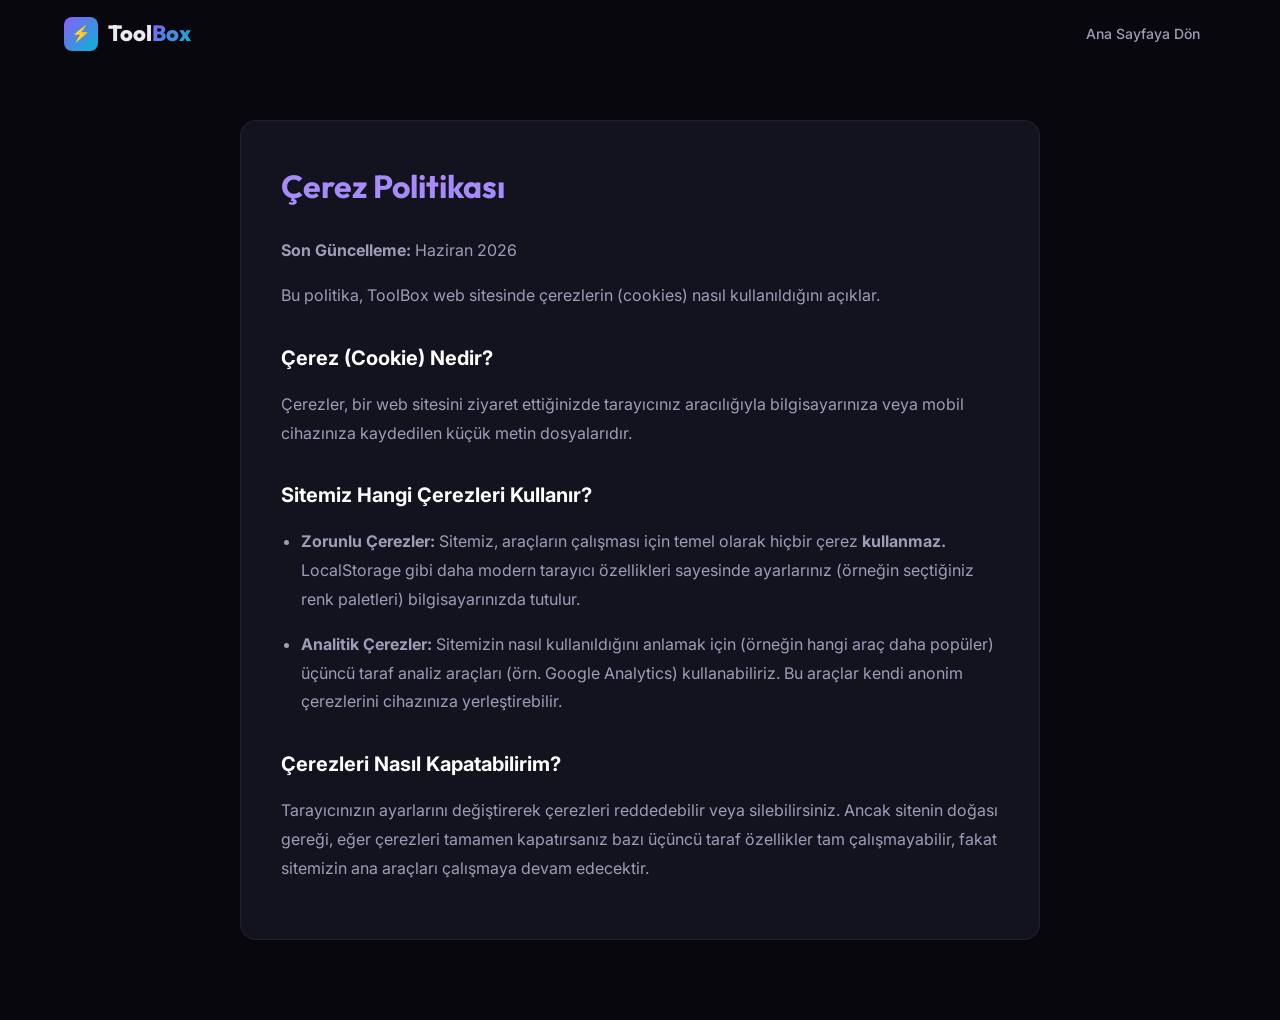
<file: cerez.html>
<!DOCTYPE html>
<html lang="tr">
<head>
    <!-- Google AdSense -->
    <script async src="https://pagead2.googlesyndication.com/pagead/js/adsbygoogle.js?client=ca-pub-1618706033563028" crossorigin="anonymous"></script>
    <meta charset="UTF-8">
    <meta name="viewport" content="width=device-width, initial-scale=1.0">
    <title>Çerez Politikası — ToolBox</title>
    <link href="https://fonts.googleapis.com/css2?family=Inter:wght@300;400;500;600;700&family=Outfit:wght@400;700;900&display=swap" rel="stylesheet">
    <link rel="stylesheet" href="style.css">
    <style>
        .legal-page { padding-top: 120px; padding-bottom: 80px; }
        .legal-content { max-width: 800px; margin: 0 auto; background: var(--bg-card); padding: 40px; border-radius: var(--radius-lg); border: 1px solid var(--border); }
        .legal-content h1 { font-family: var(--font-display); font-size: 32px; margin-bottom: 24px; color: var(--accent-1-light); }
        .legal-content h2 { font-size: 20px; margin-top: 32px; margin-bottom: 16px; color: white; }
        .legal-content p, .legal-content li { color: var(--text-secondary); margin-bottom: 16px; line-height: 1.8; }
        .legal-content ul { margin-left: 20px; margin-bottom: 16px; }
    </style>
</head>
<body>
    <nav class="navbar" id="navbar">
        <div class="nav-inner">
            <a href="index.html" class="logo">
                <span class="logo-box">⚡</span>
                <span class="logo-text">Tool<span class="logo-accent">Box</span></span>
            </a>
            <div class="nav-links">
                <a href="index.html" class="nav-link">Ana Sayfaya Dön</a>
            </div>
        </div>
    </nav>

    <div class="legal-page section-inner">
        <div class="legal-content">
            <h1>Çerez Politikası</h1>
            <p><strong>Son Güncelleme:</strong> Haziran 2026</p>
            
            <p>Bu politika, ToolBox web sitesinde çerezlerin (cookies) nasıl kullanıldığını açıklar.</p>

            <h2>Çerez (Cookie) Nedir?</h2>
            <p>Çerezler, bir web sitesini ziyaret ettiğinizde tarayıcınız aracılığıyla bilgisayarınıza veya mobil cihazınıza kaydedilen küçük metin dosyalarıdır.</p>

            <h2>Sitemiz Hangi Çerezleri Kullanır?</h2>
            <ul>
                <li><strong>Zorunlu Çerezler:</strong> Sitemiz, araçların çalışması için temel olarak hiçbir çerez <strong>kullanmaz.</strong> LocalStorage gibi daha modern tarayıcı özellikleri sayesinde ayarlarınız (örneğin seçtiğiniz renk paletleri) bilgisayarınızda tutulur.</li>
                <li><strong>Analitik Çerezler:</strong> Sitemizin nasıl kullanıldığını anlamak için (örneğin hangi araç daha popüler) üçüncü taraf analiz araçları (örn. Google Analytics) kullanabiliriz. Bu araçlar kendi anonim çerezlerini cihazınıza yerleştirebilir.</li>
            </ul>

            <h2>Çerezleri Nasıl Kapatabilirim?</h2>
            <p>Tarayıcınızın ayarlarını değiştirerek çerezleri reddedebilir veya silebilirsiniz. Ancak sitenin doğası gereği, eğer çerezleri tamamen kapatırsanız bazı üçüncü taraf özellikler tam çalışmayabilir, fakat sitemizin ana araçları çalışmaya devam edecektir.</p>
        </div>
    </div>
</body>
</html>
</file>
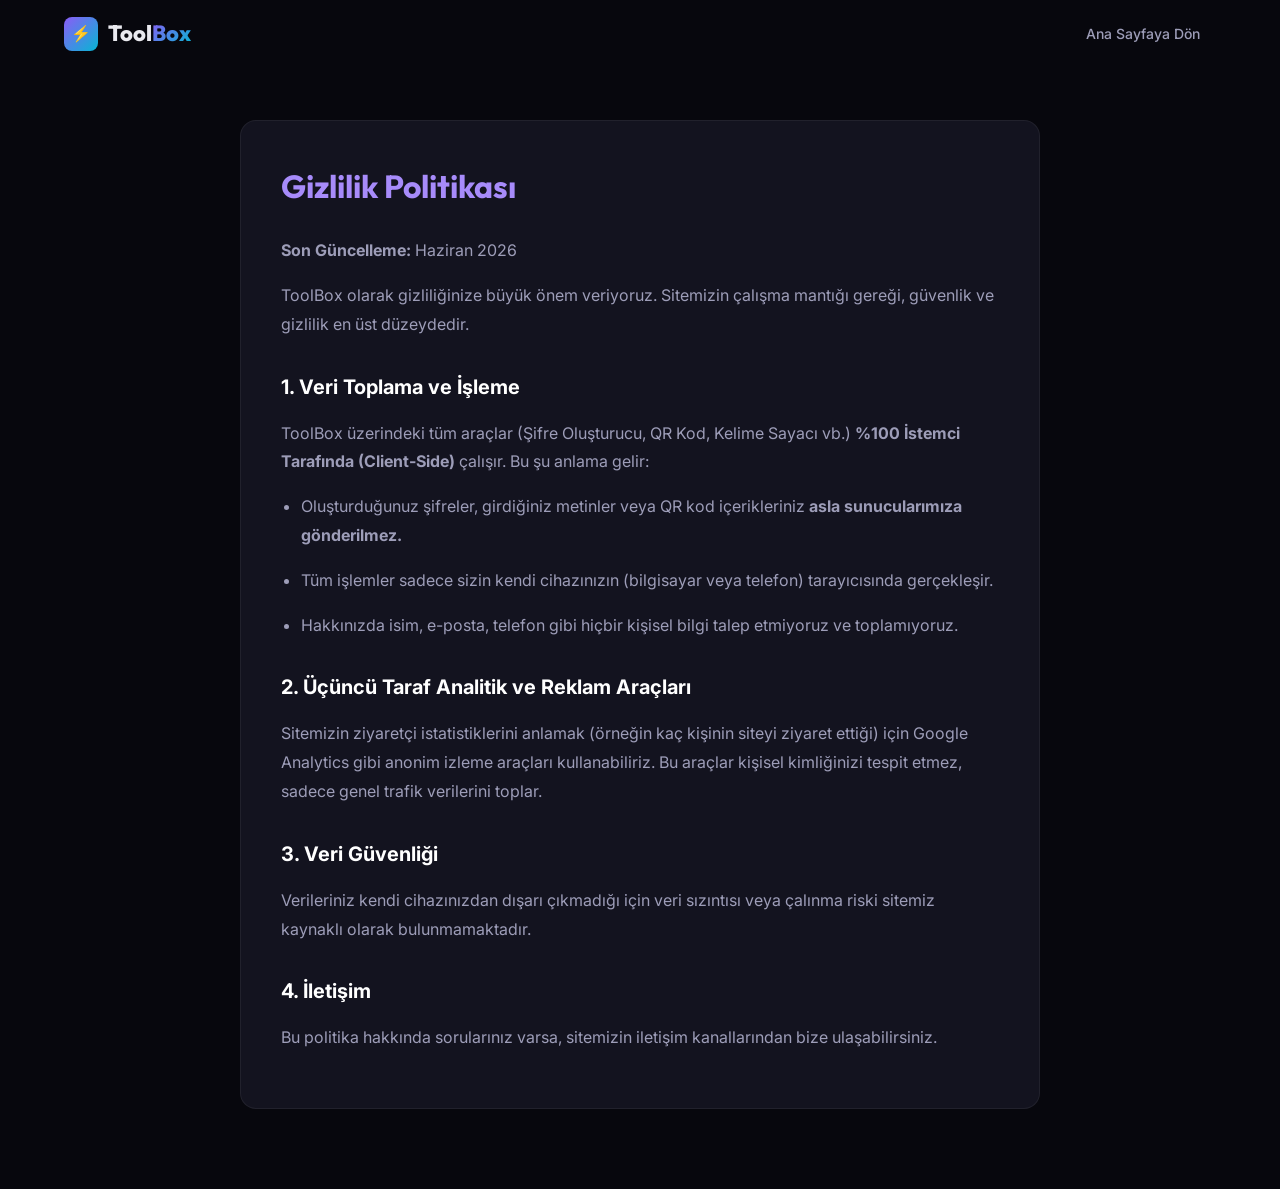
<file: gizlilik.html>
<!DOCTYPE html>
<html lang="tr">
<head>
    <!-- Google AdSense -->
    <script async src="https://pagead2.googlesyndication.com/pagead/js/adsbygoogle.js?client=ca-pub-1618706033563028" crossorigin="anonymous"></script>
    <meta charset="UTF-8">
    <meta name="viewport" content="width=device-width, initial-scale=1.0">
    <title>Gizlilik Politikası — ToolBox</title>
    <link href="https://fonts.googleapis.com/css2?family=Inter:wght@300;400;500;600;700&family=Outfit:wght@400;700;900&display=swap" rel="stylesheet">
    <link rel="stylesheet" href="style.css">
    <style>
        .legal-page { padding-top: 120px; padding-bottom: 80px; }
        .legal-content { max-width: 800px; margin: 0 auto; background: var(--bg-card); padding: 40px; border-radius: var(--radius-lg); border: 1px solid var(--border); }
        .legal-content h1 { font-family: var(--font-display); font-size: 32px; margin-bottom: 24px; color: var(--accent-1-light); }
        .legal-content h2 { font-size: 20px; margin-top: 32px; margin-bottom: 16px; color: white; }
        .legal-content p, .legal-content li { color: var(--text-secondary); margin-bottom: 16px; line-height: 1.8; }
        .legal-content ul { margin-left: 20px; margin-bottom: 16px; }
    </style>
</head>
<body>
    <nav class="navbar" id="navbar">
        <div class="nav-inner">
            <a href="index.html" class="logo">
                <span class="logo-box">⚡</span>
                <span class="logo-text">Tool<span class="logo-accent">Box</span></span>
            </a>
            <div class="nav-links">
                <a href="index.html" class="nav-link">Ana Sayfaya Dön</a>
            </div>
        </div>
    </nav>

    <div class="legal-page section-inner">
        <div class="legal-content">
            <h1>Gizlilik Politikası</h1>
            <p><strong>Son Güncelleme:</strong> Haziran 2026</p>
            
            <p>ToolBox olarak gizliliğinize büyük önem veriyoruz. Sitemizin çalışma mantığı gereği, güvenlik ve gizlilik en üst düzeydedir.</p>

            <h2>1. Veri Toplama ve İşleme</h2>
            <p>ToolBox üzerindeki tüm araçlar (Şifre Oluşturucu, QR Kod, Kelime Sayacı vb.) <strong>%100 İstemci Tarafında (Client-Side)</strong> çalışır. Bu şu anlama gelir:</p>
            <ul>
                <li>Oluşturduğunuz şifreler, girdiğiniz metinler veya QR kod içerikleriniz <strong>asla sunucularımıza gönderilmez.</strong></li>
                <li>Tüm işlemler sadece sizin kendi cihazınızın (bilgisayar veya telefon) tarayıcısında gerçekleşir.</li>
                <li>Hakkınızda isim, e-posta, telefon gibi hiçbir kişisel bilgi talep etmiyoruz ve toplamıyoruz.</li>
            </ul>

            <h2>2. Üçüncü Taraf Analitik ve Reklam Araçları</h2>
            <p>Sitemizin ziyaretçi istatistiklerini anlamak (örneğin kaç kişinin siteyi ziyaret ettiği) için Google Analytics gibi anonim izleme araçları kullanabiliriz. Bu araçlar kişisel kimliğinizi tespit etmez, sadece genel trafik verilerini toplar.</p>

            <h2>3. Veri Güvenliği</h2>
            <p>Verileriniz kendi cihazınızdan dışarı çıkmadığı için veri sızıntısı veya çalınma riski sitemiz kaynaklı olarak bulunmamaktadır.</p>

            <h2>4. İletişim</h2>
            <p>Bu politika hakkında sorularınız varsa, sitemizin iletişim kanallarından bize ulaşabilirsiniz.</p>
        </div>
    </div>
</body>
</html>
</file>
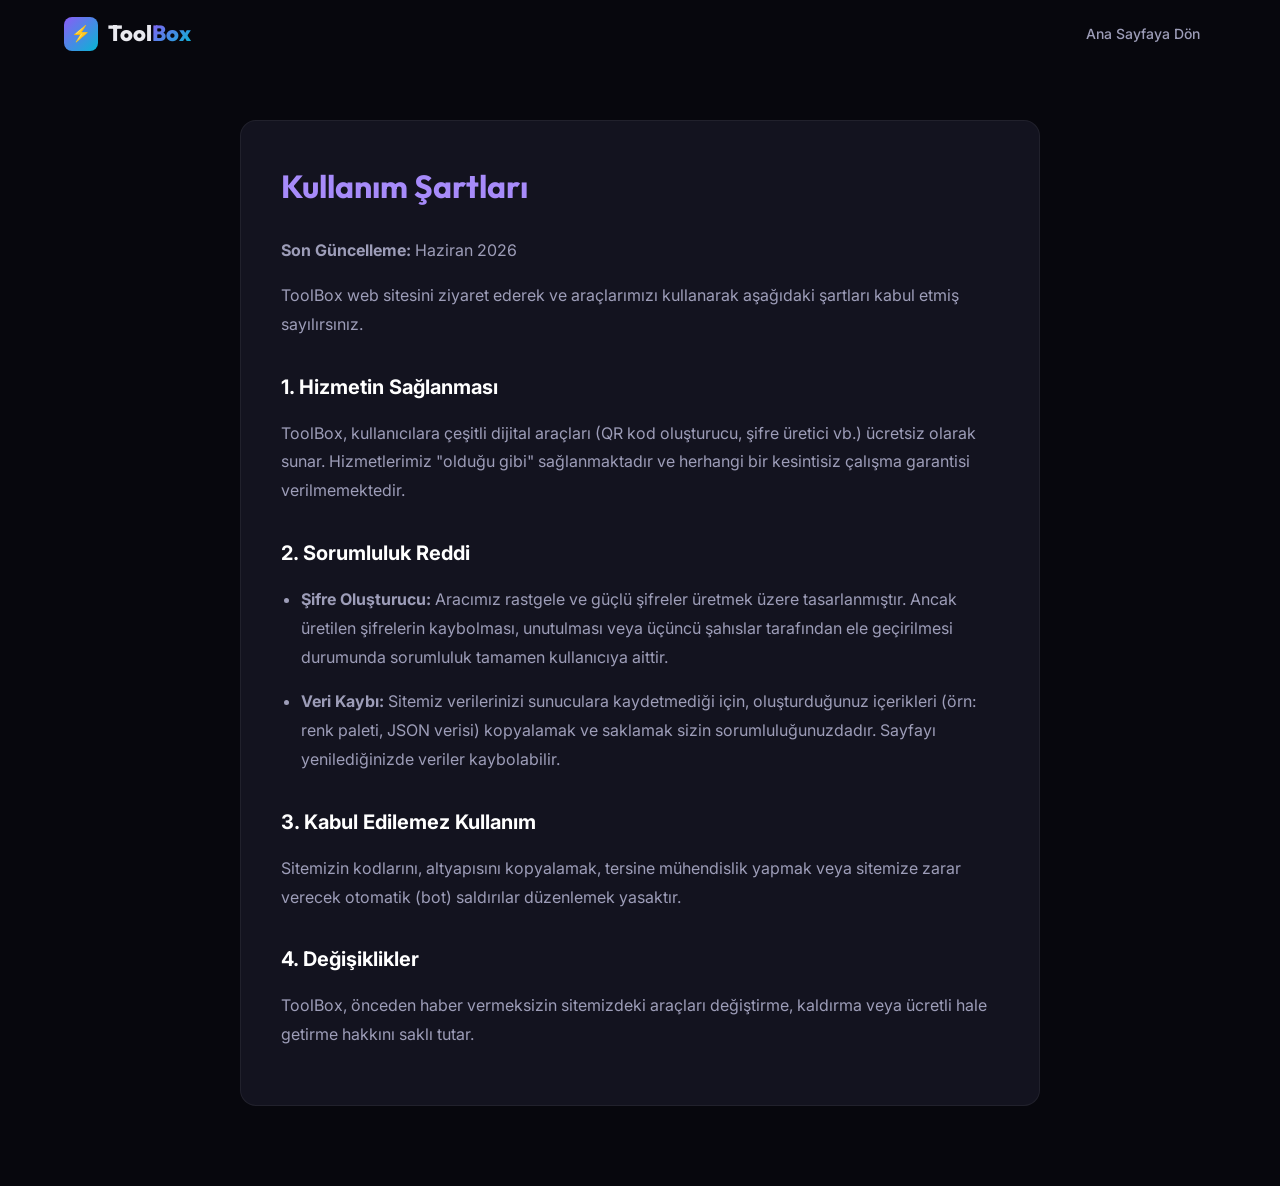
<file: sartlar.html>
<!DOCTYPE html>
<html lang="tr">
<head>
    <!-- Google AdSense -->
    <script async src="https://pagead2.googlesyndication.com/pagead/js/adsbygoogle.js?client=ca-pub-1618706033563028" crossorigin="anonymous"></script>
    <meta charset="UTF-8">
    <meta name="viewport" content="width=device-width, initial-scale=1.0">
    <title>Kullanım Şartları — ToolBox</title>
    <link href="https://fonts.googleapis.com/css2?family=Inter:wght@300;400;500;600;700&family=Outfit:wght@400;700;900&display=swap" rel="stylesheet">
    <link rel="stylesheet" href="style.css">
    <style>
        .legal-page { padding-top: 120px; padding-bottom: 80px; }
        .legal-content { max-width: 800px; margin: 0 auto; background: var(--bg-card); padding: 40px; border-radius: var(--radius-lg); border: 1px solid var(--border); }
        .legal-content h1 { font-family: var(--font-display); font-size: 32px; margin-bottom: 24px; color: var(--accent-1-light); }
        .legal-content h2 { font-size: 20px; margin-top: 32px; margin-bottom: 16px; color: white; }
        .legal-content p, .legal-content li { color: var(--text-secondary); margin-bottom: 16px; line-height: 1.8; }
        .legal-content ul { margin-left: 20px; margin-bottom: 16px; }
    </style>
</head>
<body>
    <nav class="navbar" id="navbar">
        <div class="nav-inner">
            <a href="index.html" class="logo">
                <span class="logo-box">⚡</span>
                <span class="logo-text">Tool<span class="logo-accent">Box</span></span>
            </a>
            <div class="nav-links">
                <a href="index.html" class="nav-link">Ana Sayfaya Dön</a>
            </div>
        </div>
    </nav>

    <div class="legal-page section-inner">
        <div class="legal-content">
            <h1>Kullanım Şartları</h1>
            <p><strong>Son Güncelleme:</strong> Haziran 2026</p>
            
            <p>ToolBox web sitesini ziyaret ederek ve araçlarımızı kullanarak aşağıdaki şartları kabul etmiş sayılırsınız.</p>

            <h2>1. Hizmetin Sağlanması</h2>
            <p>ToolBox, kullanıcılara çeşitli dijital araçları (QR kod oluşturucu, şifre üretici vb.) ücretsiz olarak sunar. Hizmetlerimiz "olduğu gibi" sağlanmaktadır ve herhangi bir kesintisiz çalışma garantisi verilmemektedir.</p>

            <h2>2. Sorumluluk Reddi</h2>
            <ul>
                <li><strong>Şifre Oluşturucu:</strong> Aracımız rastgele ve güçlü şifreler üretmek üzere tasarlanmıştır. Ancak üretilen şifrelerin kaybolması, unutulması veya üçüncü şahıslar tarafından ele geçirilmesi durumunda sorumluluk tamamen kullanıcıya aittir.</li>
                <li><strong>Veri Kaybı:</strong> Sitemiz verilerinizi sunuculara kaydetmediği için, oluşturduğunuz içerikleri (örn: renk paleti, JSON verisi) kopyalamak ve saklamak sizin sorumluluğunuzdadır. Sayfayı yenilediğinizde veriler kaybolabilir.</li>
            </ul>

            <h2>3. Kabul Edilemez Kullanım</h2>
            <p>Sitemizin kodlarını, altyapısını kopyalamak, tersine mühendislik yapmak veya sitemize zarar verecek otomatik (bot) saldırılar düzenlemek yasaktır.</p>

            <h2>4. Değişiklikler</h2>
            <p>ToolBox, önceden haber vermeksizin sitemizdeki araçları değiştirme, kaldırma veya ücretli hale getirme hakkını saklı tutar.</p>
        </div>
    </div>
</body>
</html>
</file>
<file: style.css>
/* =============================================
   ToolBox — Premium Tool Site Styles
   ============================================= */

:root {
    --bg-primary: #07070d;
    --bg-secondary: #0e0e18;
    --bg-card: #13131f;
    --bg-card-hover: #191928;
    --bg-input: rgba(255,255,255,0.04);
    --text-primary: #eaeaf0;
    --text-secondary: #9d9db8;
    --text-muted: #5c5c7a;
    --accent-1: #8b5cf6;
    --accent-1-light: #a78bfa;
    --accent-2: #06b6d4;
    --accent-gradient: linear-gradient(135deg, #8b5cf6, #06b6d4);
    --accent-warm: linear-gradient(135deg, #f472b6, #8b5cf6);
    --green: #34d399;
    --red: #f87171;
    --gold: #fbbf24;
    --border: rgba(255,255,255,0.06);
    --border-hover: rgba(139,92,246,0.3);
    --radius-sm: 8px;
    --radius-md: 12px;
    --radius-lg: 16px;
    --radius-xl: 24px;
    --font: 'Inter', -apple-system, sans-serif;
    --font-display: 'Outfit', sans-serif;
    --shadow-glow: 0 0 30px rgba(139,92,246,0.12);
    --max-w: 1200px;
    --nav-h: 68px;
}

*, *::before, *::after { margin:0; padding:0; box-sizing:border-box; }
html { scroll-behavior: smooth; }
body { font-family: var(--font); background: var(--bg-primary); color: var(--text-primary); line-height:1.6; overflow-x:hidden; }
a { text-decoration:none; color:inherit; }
button { border:none; background:none; cursor:pointer; font-family:inherit; color:inherit; }

/* Scrollbar */
::-webkit-scrollbar { width:6px; }
::-webkit-scrollbar-track { background:var(--bg-primary); }
::-webkit-scrollbar-thumb { background:var(--text-muted); border-radius:3px; }

/* Ambient */
.ambient { position:fixed; inset:0; pointer-events:none; z-index:0; overflow:hidden; }
.orb { position:absolute; border-radius:50%; filter:blur(120px); opacity:0.1; animation:orbFloat 25s ease-in-out infinite; }
.orb-1 { width:500px; height:500px; background:#8b5cf6; top:-150px; right:-100px; }
.orb-2 { width:400px; height:400px; background:#06b6d4; bottom:-100px; left:-80px; animation-delay:-8s; }
.orb-3 { width:350px; height:350px; background:#f472b6; top:50%; left:40%; animation-delay:-16s; }
@keyframes orbFloat { 0%,100%{transform:translate(0,0) scale(1)} 33%{transform:translate(30px,-40px) scale(1.05)} 66%{transform:translate(-20px,30px) scale(0.95)} }

/* Navbar */
.navbar { position:fixed; top:0; left:0; right:0; height:var(--nav-h); z-index:100; transition:0.3s; }
.navbar.scrolled { background:rgba(14,14,24,0.92); backdrop-filter:blur(20px); border-bottom:1px solid var(--border); }
.nav-inner { max-width:var(--max-w); margin:0 auto; padding:0 24px; height:100%; display:flex; align-items:center; justify-content:space-between; }
.logo { display:flex; align-items:center; gap:10px; }
.logo-box { width:34px; height:34px; background:var(--accent-gradient); border-radius:var(--radius-sm); display:flex; align-items:center; justify-content:center; font-size:16px; }
.logo-text { font-family:var(--font-display); font-size:22px; font-weight:800; }
.logo-accent { background:var(--accent-gradient); -webkit-background-clip:text; -webkit-text-fill-color:transparent; background-clip:text; }
.nav-links { display:flex; gap:8px; }
.nav-link { padding:8px 16px; border-radius:var(--radius-sm); font-size:14px; font-weight:500; color:var(--text-secondary); transition:0.2s; }
.nav-link:hover { color:var(--text-primary); background:rgba(255,255,255,0.05); }
.nav-hamburger { display:none; flex-direction:column; gap:5px; padding:8px; }
.nav-hamburger span { width:20px; height:2px; background:var(--text-primary); border-radius:2px; }

/* Hero */
.hero { position:relative; z-index:1; padding:160px 24px 80px; text-align:center; }
.hero-content { max-width:700px; margin:0 auto; }
.hero-badge { display:inline-block; padding:6px 16px; border-radius:100px; background:rgba(139,92,246,0.12); border:1px solid rgba(139,92,246,0.25); font-size:11px; font-weight:700; letter-spacing:1.5px; color:var(--accent-1-light); margin-bottom:24px; }
.hero-title { font-family:var(--font-display); font-size:clamp(34px,6vw,64px); font-weight:900; line-height:1.1; letter-spacing:-2px; margin-bottom:20px; }
.hero-gradient { background:var(--accent-gradient); -webkit-background-clip:text; -webkit-text-fill-color:transparent; background-clip:text; }
.hero-desc { font-size:17px; color:var(--text-secondary); max-width:550px; margin:0 auto 36px; line-height:1.7; }
.hero-stats { display:inline-flex; align-items:center; gap:24px; padding:16px 32px; border-radius:var(--radius-lg); background:var(--bg-card); border:1px solid var(--border); }
.stat-item { text-align:center; }
.stat-num { display:block; font-family:var(--font-display); font-size:28px; font-weight:800; background:var(--accent-gradient); -webkit-background-clip:text; -webkit-text-fill-color:transparent; background-clip:text; }
.stat-label { font-size:12px; color:var(--text-muted); font-weight:500; }
.stat-divider { width:1px; height:36px; background:var(--border); }

/* Section */
.section-inner { max-width:var(--max-w); margin:0 auto; padding:0 24px; }
.section-title { font-family:var(--font-display); font-size:28px; font-weight:800; text-align:center; margin-bottom:8px; }
.section-sub { text-align:center; color:var(--text-muted); font-size:15px; margin-bottom:40px; }

/* Tools Grid */
.tools-section { position:relative; z-index:1; padding:40px 0 80px; }
.tools-grid { display:grid; grid-template-columns:repeat(3, 1fr); gap:20px; }
.tool-card { padding:28px; border-radius:var(--radius-lg); background:var(--bg-card); border:1px solid var(--border); cursor:pointer; transition:0.35s cubic-bezier(0.4,0,0.2,1); position:relative; overflow:hidden; }
.tool-card::before { content:''; position:absolute; inset:0; background:var(--accent-gradient); opacity:0; transition:0.35s; }
.tool-card:hover { transform:translateY(-6px); border-color:var(--border-hover); box-shadow:0 8px 40px rgba(0,0,0,0.4), var(--shadow-glow); }
.tool-card:hover::before { opacity:0.04; }
.tool-icon { width:56px; height:56px; border-radius:var(--radius-md); display:flex; align-items:center; justify-content:center; margin-bottom:16px; position:relative; z-index:1; }
.tool-name { font-family:var(--font-display); font-size:18px; font-weight:700; margin-bottom:8px; position:relative; z-index:1; }
.tool-desc { font-size:14px; color:var(--text-secondary); line-height:1.6; margin-bottom:14px; position:relative; z-index:1; }
.tool-tag { display:inline-block; padding:3px 10px; border-radius:100px; font-size:11px; font-weight:700; background:rgba(255,255,255,0.06); color:var(--text-muted); position:relative; z-index:1; }

/* About */
.about-section { position:relative; z-index:1; padding:0 0 80px; }
.about-grid { display:grid; grid-template-columns:repeat(3,1fr); gap:20px; }
.about-card { padding:28px; border-radius:var(--radius-lg); background:var(--bg-card); border:1px solid var(--border); text-align:center; }
.about-icon { font-size:32px; display:block; margin-bottom:12px; }
.about-card h3 { font-family:var(--font-display); font-size:16px; font-weight:700; margin-bottom:8px; }
.about-card p { font-size:13px; color:var(--text-secondary); }

/* Tool Page */
.tool-page { position:relative; z-index:1; padding-top:calc(var(--nav-h) + 20px); min-height:100vh; }
.tool-page-inner { max-width:var(--max-w); margin:0 auto; padding:0 24px 80px; }
.back-btn { display:inline-flex; align-items:center; gap:6px; padding:8px 16px; border-radius:var(--radius-sm); background:rgba(255,255,255,0.05); border:1px solid var(--border); color:var(--text-secondary); font-size:13px; font-weight:600; transition:0.2s; margin-bottom:24px; }
.back-btn:hover { border-color:var(--border-hover); color:var(--text-primary); }
.tool-header { display:flex; align-items:center; gap:16px; margin-bottom:32px; }
.tool-header-icon { width:52px; height:52px; border-radius:var(--radius-md); display:flex; align-items:center; justify-content:center; font-size:24px; }
.tool-header-title { font-family:var(--font-display); font-size:28px; font-weight:800; }
.tool-header-desc { font-size:14px; color:var(--text-muted); }

/* Tool Panel */
.tool-panel { animation:fadeIn 0.4s ease; }
@keyframes fadeIn { from{opacity:0;transform:translateY(16px)} to{opacity:1;transform:translateY(0)} }

/* Shared Inputs */
.input-group { display:flex; flex-direction:column; gap:6px; margin-bottom:16px; }
.input-label { font-size:13px; font-weight:600; color:var(--text-secondary); }
.input-textarea, .input-field, .input-select {
    padding:12px 16px; border-radius:var(--radius-sm); background:var(--bg-input); border:1px solid var(--border);
    color:var(--text-primary); font-family:inherit; font-size:14px; outline:none; transition:0.2s; width:100%;
}
.input-textarea:focus, .input-field:focus, .input-select:focus { border-color:var(--accent-1); box-shadow:0 0 0 3px rgba(139,92,246,0.1); }
.input-textarea { resize:vertical; min-height:100px; }
.input-textarea.large { min-height:250px; }
.input-textarea.code-font { font-family:'Consolas','Monaco',monospace; font-size:13px; }
.input-select { cursor:pointer; }
.input-select option { background:var(--bg-secondary); }
.input-color { width:48px; height:40px; padding:2px; border-radius:var(--radius-sm); border:1px solid var(--border); background:var(--bg-input); cursor:pointer; }
.input-range { width:100%; accent-color:var(--accent-1); }
.input-row { display:flex; gap:16px; }
.input-row .input-group { flex:1; }

/* Radio Tabs */
.radio-tabs { display:flex; gap:6px; }
.radio-tab { padding:8px 18px; border-radius:100px; font-size:13px; font-weight:600; background:rgba(255,255,255,0.05); border:1px solid var(--border); color:var(--text-secondary); transition:0.2s; }
.radio-tab:hover { color:var(--text-primary); }
.radio-tab.active { background:var(--accent-gradient); border-color:transparent; color:white; }

/* Buttons */
.btn-action { padding:10px 22px; border-radius:var(--radius-sm); font-size:14px; font-weight:700; background:var(--bg-card); border:1px solid var(--border); color:var(--text-primary); transition:0.2s; display:inline-flex; align-items:center; gap:8px; }
.btn-action:hover { border-color:var(--border-hover); background:var(--bg-card-hover); }
.btn-primary-action { background:var(--accent-gradient); border:none; color:white; box-shadow:0 4px 16px rgba(139,92,246,0.25); }
.btn-primary-action:hover { transform:translateY(-2px); box-shadow:0 6px 24px rgba(139,92,246,0.4); background:var(--accent-gradient); }
.btn-outline { background:transparent; }
.btn-sm { padding:6px 14px; font-size:12px; }
.full-width { width:100%; justify-content:center; }

/* Checkbox */
.checkbox-opt { display:flex; align-items:center; gap:8px; padding:8px 0; font-size:14px; color:var(--text-secondary); cursor:pointer; }
.checkbox-opt input { accent-color:var(--accent-1); width:16px; height:16px; }
.checkbox-options { display:grid; grid-template-columns:1fr 1fr; gap:4px 24px; margin-bottom:20px; }

/* Sub Title */
.sub-title { font-family:var(--font-display); font-size:16px; font-weight:700; margin-bottom:12px; }

/* Shortcut Hint */
.shortcut-hint { font-size:13px; color:var(--text-muted); }
kbd { padding:2px 8px; border-radius:4px; background:rgba(255,255,255,0.08); border:1px solid var(--border); font-family:inherit; font-size:12px; }

/* ====== QR CODE ====== */
.tool-workspace { display:grid; grid-template-columns:1fr 1fr; gap:32px; }
.workspace-left, .workspace-right { min-width:0; }
.preview-box { padding:32px; border-radius:var(--radius-lg); background:var(--bg-card); border:1px solid var(--border); display:flex; flex-direction:column; align-items:center; gap:20px; }
.qr-output { display:flex; align-items:center; justify-content:center; min-height:200px; }
.qr-output canvas { border-radius:var(--radius-sm); }
.preview-hint { color:var(--text-muted); font-size:14px; }

/* ====== PALETTE ====== */
.palette-controls { display:flex; align-items:center; gap:16px; margin-bottom:24px; }
.palette-display { display:flex; border-radius:var(--radius-lg); overflow:hidden; height:280px; margin-bottom:32px; border:1px solid var(--border); }
.palette-swatch { flex:1; display:flex; flex-direction:column; align-items:center; justify-content:flex-end; padding:16px 8px; cursor:pointer; transition:flex 0.3s ease; position:relative; }
.palette-swatch:hover { flex:1.5; }
.swatch-info { text-align:center; opacity:0; transform:translateY(8px); transition:0.3s; }
.palette-swatch:hover .swatch-info { opacity:1; transform:translateY(0); }
.swatch-hex { font-size:14px; font-weight:700; text-shadow:0 1px 4px rgba(0,0,0,0.5); margin-bottom:4px; }
.swatch-copy { font-size:11px; color:rgba(255,255,255,0.7); }
.history-list { display:flex; flex-direction:column; gap:8px; }
.history-item { display:flex; gap:4px; border-radius:var(--radius-sm); overflow:hidden; height:40px; cursor:pointer; border:1px solid var(--border); }
.history-swatch { flex:1; }

/* ====== COUNTER ====== */
.counter-stats { display:grid; grid-template-columns:repeat(5,1fr); gap:12px; margin-bottom:24px; }
.counter-stat { padding:16px; border-radius:var(--radius-md); background:var(--bg-card); border:1px solid var(--border); text-align:center; }
.counter-num { display:block; font-family:var(--font-display); font-size:28px; font-weight:800; background:var(--accent-gradient); -webkit-background-clip:text; -webkit-text-fill-color:transparent; background-clip:text; }
.counter-label { font-size:11px; color:var(--text-muted); font-weight:600; text-transform:uppercase; letter-spacing:0.5px; }
.counter-extras { display:grid; grid-template-columns:repeat(3,1fr); gap:12px; margin-top:16px; }
.extra-item { padding:12px 16px; border-radius:var(--radius-sm); background:var(--bg-card); border:1px solid var(--border); display:flex; justify-content:space-between; align-items:center; }
.extra-label { font-size:13px; color:var(--text-muted); }
.extra-value { font-weight:700; color:var(--accent-1-light); }

/* ====== JSON ====== */
.json-actions { display:flex; gap:8px; margin-bottom:12px; flex-wrap:wrap; }
.json-status { padding:8px 16px; border-radius:var(--radius-sm); font-size:13px; font-weight:600; margin-bottom:12px; display:none; }
.json-status.valid { display:block; background:rgba(52,211,153,0.1); border:1px solid rgba(52,211,153,0.3); color:var(--green); }
.json-status.invalid { display:block; background:rgba(248,113,113,0.1); border:1px solid rgba(248,113,113,0.3); color:var(--red); }
.json-workspace { display:grid; grid-template-columns:1fr 1fr; gap:16px; }
.json-col { display:flex; flex-direction:column; gap:6px; }
.json-col .input-textarea { flex:1; min-height:350px; }

/* ====== PASSWORD ====== */
.password-display { display:flex; align-items:center; gap:8px; margin-bottom:12px; }
.password-output { flex:1; padding:16px 20px; border-radius:var(--radius-md); background:var(--bg-card); border:1px solid var(--border); color:var(--accent-1-light); font-family:'Consolas','Monaco',monospace; font-size:18px; font-weight:600; letter-spacing:1px; outline:none; }
.password-copy { width:48px; height:48px; border-radius:var(--radius-md); background:var(--bg-card); border:1px solid var(--border); font-size:20px; display:flex; align-items:center; justify-content:center; transition:0.2s; }
.password-copy:hover { border-color:var(--border-hover); background:var(--bg-card-hover); }
.password-strength { margin-bottom:24px; display:flex; align-items:center; gap:12px; }
.strength-bar { flex:1; height:6px; border-radius:3px; background:rgba(255,255,255,0.08); overflow:hidden; }
.strength-fill { height:100%; border-radius:3px; transition:width 0.4s, background 0.4s; width:0%; }
.strength-text { font-size:13px; font-weight:700; min-width:80px; }
.password-options { padding:20px; border-radius:var(--radius-lg); background:var(--bg-card); border:1px solid var(--border); margin-bottom:20px; }
.password-bulk { margin-top:24px; padding:20px; border-radius:var(--radius-lg); background:var(--bg-card); border:1px solid var(--border); }
.bulk-output { margin-top:12px; font-family:'Consolas',monospace; font-size:13px; line-height:2; color:var(--accent-1-light); max-height:300px; overflow-y:auto; }

/* ====== LOREM ====== */
.lorem-options { padding:20px; border-radius:var(--radius-lg); background:var(--bg-card); border:1px solid var(--border); margin-bottom:20px; }
.lorem-output-area { border-radius:var(--radius-lg); background:var(--bg-card); border:1px solid var(--border); overflow:hidden; }
.lorem-toolbar { display:flex; justify-content:space-between; align-items:center; padding:12px 20px; border-bottom:1px solid var(--border); }
.lorem-info { font-size:13px; color:var(--text-muted); }
.lorem-text { padding:20px; font-size:15px; color:var(--text-secondary); line-height:1.8; white-space:pre-wrap; min-height:200px; }

/* Footer */
.footer { position:relative; z-index:1; background:var(--bg-secondary); border-top:1px solid var(--border); padding:48px 0 24px; }
.footer-grid { display:grid; grid-template-columns:2fr 1fr 1fr; gap:40px; margin-bottom:36px; }
.footer-logo { margin-bottom:12px; }
.footer-desc { font-size:13px; color:var(--text-muted); line-height:1.7; max-width:280px; }
.footer-heading { font-size:14px; font-weight:700; margin-bottom:16px; }
.footer-link { display:block; font-size:13px; color:var(--text-muted); padding:4px 0; transition:0.2s; }
.footer-link:hover { color:var(--accent-1-light); }
.footer-bottom { padding-top:20px; border-top:1px solid var(--border); text-align:center; }
.footer-bottom p { font-size:12px; color:var(--text-muted); }

/* Toast */
.toast { position:fixed; bottom:24px; right:24px; padding:12px 22px; border-radius:var(--radius-md); background:var(--bg-card); border:1px solid var(--green); color:var(--green); font-size:14px; font-weight:600; box-shadow:0 8px 32px rgba(0,0,0,0.5); z-index:9999; transform:translateY(100px); opacity:0; transition:0.4s cubic-bezier(0.4,0,0.2,1); }
.toast.show { transform:translateY(0); opacity:1; }

/* Responsive */
@media(max-width:768px) {
    .tools-grid { grid-template-columns:1fr; }
    .about-grid { grid-template-columns:1fr; }
    .tool-workspace { grid-template-columns:1fr; }
    .json-workspace { grid-template-columns:1fr; }
    .counter-stats { grid-template-columns:repeat(3,1fr); }
    .counter-extras { grid-template-columns:1fr; }
    .checkbox-options { grid-template-columns:1fr; }
    .footer-grid { grid-template-columns:1fr; gap:24px; }
    .hero-stats { flex-direction:column; gap:12px; padding:20px 28px; }
    .stat-divider { width:40px; height:1px; }
    .palette-display { height:200px; }
    .nav-hamburger { display:flex; }
    .nav-links { display:none; position:fixed; top:var(--nav-h); left:0; right:0; background:rgba(14,14,24,0.95); backdrop-filter:blur(20px); flex-direction:column; padding:16px; }
    .nav-links.open { display:flex; }
    .input-row { flex-direction:column; }
}

@media(max-width:480px) {
    .tools-grid { gap:12px; }
    .counter-stats { grid-template-columns:repeat(2,1fr); }
    .palette-display { height:160px; flex-wrap:wrap; }
}
</file>
